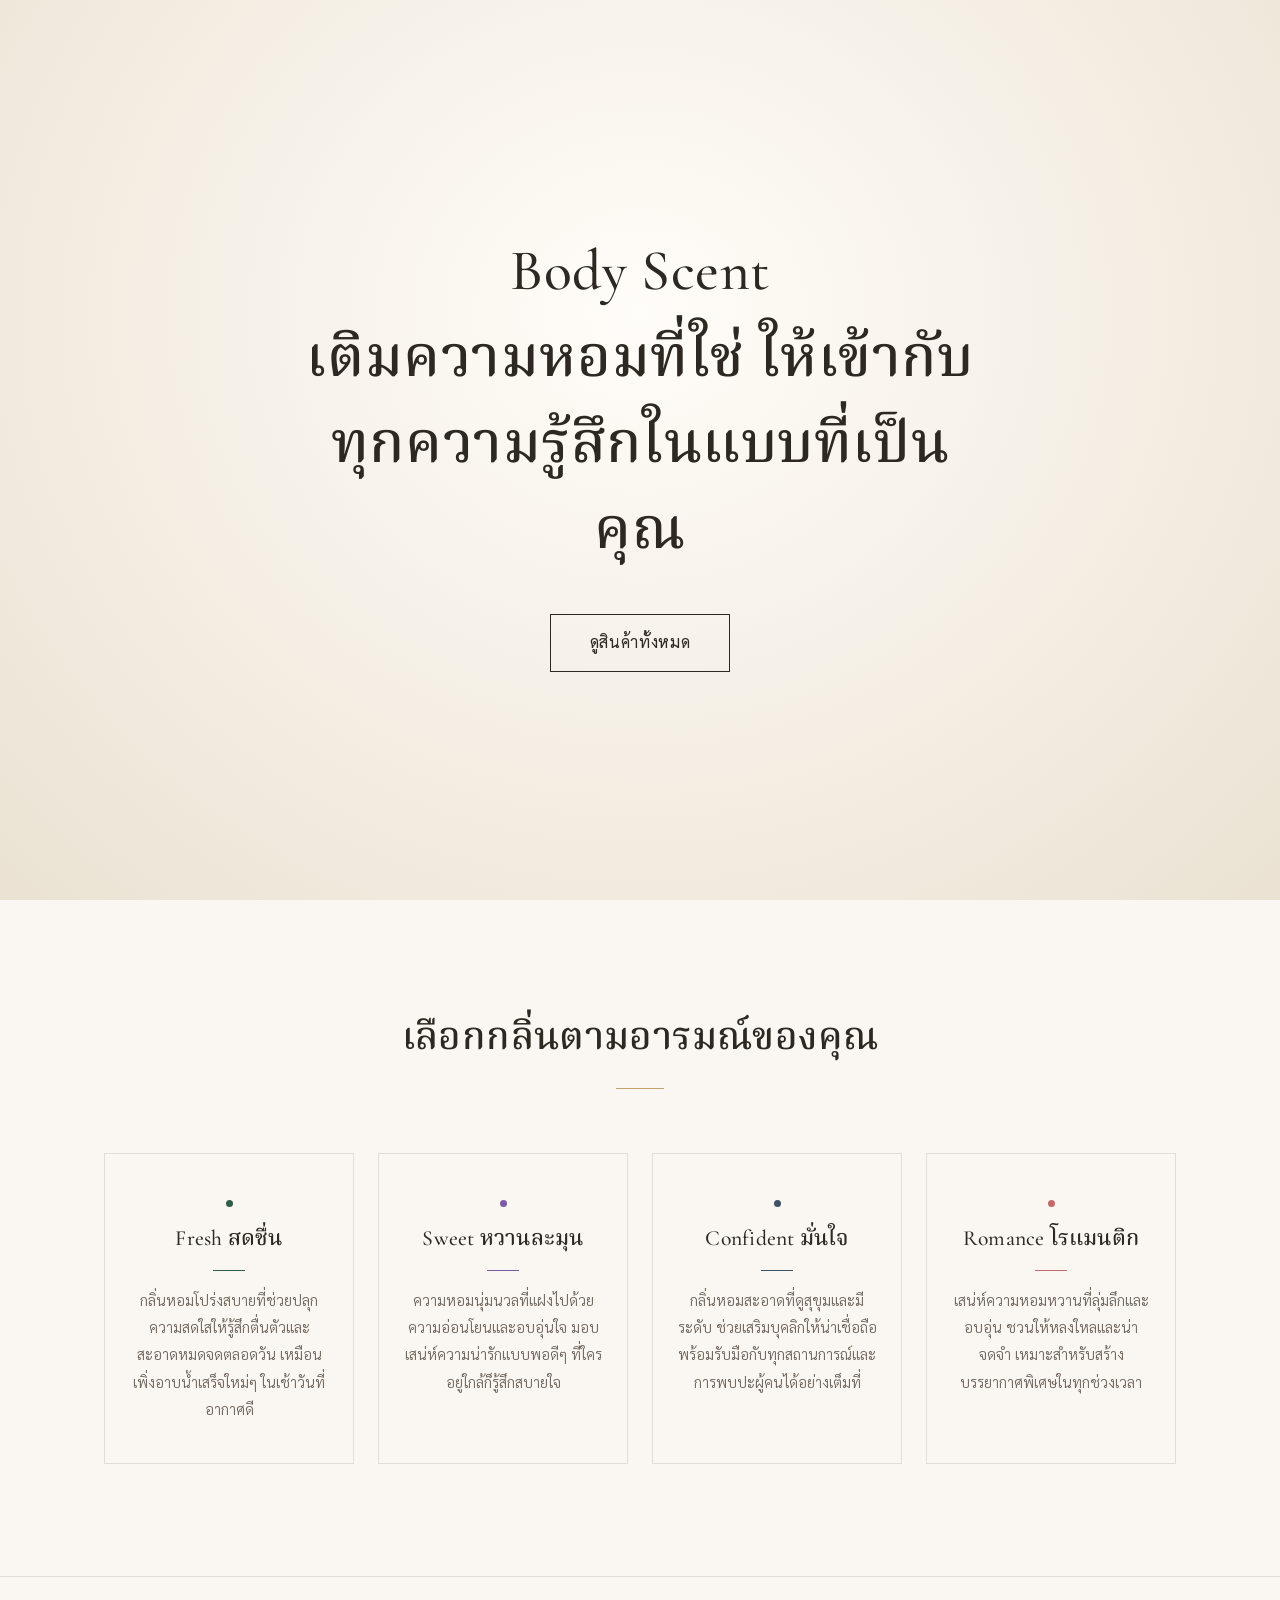
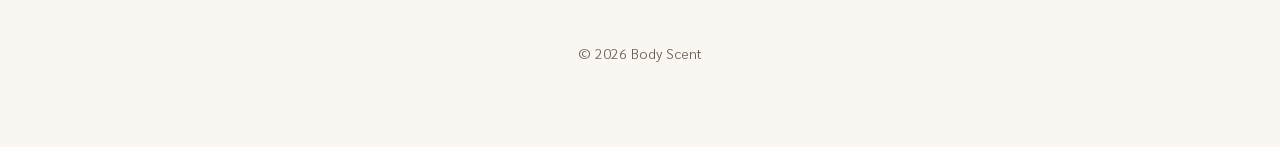
<file: index.html>
<!DOCTYPE html>
<html lang="th">
<head>
  <meta charset="UTF-8">
  <meta name="viewport" content="width=device-width, initial-scale=1">
  <title>Body Scent | น้ำหอมฉีดตัวและโรลออน</title>
  <meta name="description" content="Body Scent เติมความหอมที่ใช่ ให้เข้ากับทุกความรู้สึกในแบบที่เป็นคุณ เลือกน้ำหอมฉีดตัวและโรลออนตามอารมณ์">
  <link rel="stylesheet" href="style.css">
</head>
<body>

  <!-- Hero -->
  <header class="hero">
    <div class="hero__inner">
      <h1>
        Body Scent<br>
        เติมความหอมที่ใช่ ให้เข้ากับทุกความรู้สึกในแบบที่เป็นคุณ
      </h1>
      <a class="btn" href="product.html">ดูสินค้าทั้งหมด</a>
    </div>
  </header>

  <!-- Moods -->
  <main>
    <section class="section" id="moods">
      <div class="container">
        <div class="section-head">
          <h2>เลือกกลิ่นตามอารมณ์ของคุณ</h2>
          <span class="rule"></span>
        </div>

        <div class="mood-grid">
          <a class="mood-card" data-mood="fresh" href="product.html?mood=fresh">
            <span class="mood-dot"></span>
            <h3>Fresh สดชื่น</h3>
            <span class="mood-line"></span>
            <p>กลิ่นหอมโปร่งสบายที่ช่วยปลุกความสดใสให้รู้สึกตื่นตัวและสะอาดหมดจดตลอดวัน เหมือนเพิ่งอาบน้ำเสร็จใหม่ๆ ในเช้าวันที่อากาศดี</p>
          </a>

          <a class="mood-card" data-mood="sweet" href="product.html?mood=sweet">
            <span class="mood-dot"></span>
            <h3>Sweet หวานละมุน</h3>
            <span class="mood-line"></span>
            <p>ความหอมนุ่มนวลที่แฝงไปด้วยความอ่อนโยนและอบอุ่นใจ มอบเสน่ห์ความน่ารักแบบพอดีๆ ที่ใครอยู่ใกล้ก็รู้สึกสบายใจ</p>
          </a>

          <a class="mood-card" data-mood="confident" href="product.html?mood=confident">
            <span class="mood-dot"></span>
            <h3>Confident มั่นใจ</h3>
            <span class="mood-line"></span>
            <p>กลิ่นหอมสะอาดที่ดูสุขุมและมีระดับ ช่วยเสริมบุคลิกให้น่าเชื่อถือ พร้อมรับมือกับทุกสถานการณ์และการพบปะผู้คนได้อย่างเต็มที่</p>
          </a>

          <a class="mood-card" data-mood="romance" href="product.html?mood=romance">
            <span class="mood-dot"></span>
            <h3>Romance โรแมนติก</h3>
            <span class="mood-line"></span>
            <p>เสน่ห์ความหอมหวานที่ลุ่มลึกและอบอุ่น ชวนให้หลงใหลและน่าจดจำ เหมาะสำหรับสร้างบรรยากาศพิเศษในทุกช่วงเวลา</p>
          </a>
        </div>
      </div>
    </section>
  </main>

  <footer class="site-footer">
    <div class="container">
      <p>&copy; 2026 Body Scent</p>
    </div>
  </footer>

  <script src="script.js"></script>
</body>
</html>
</file>
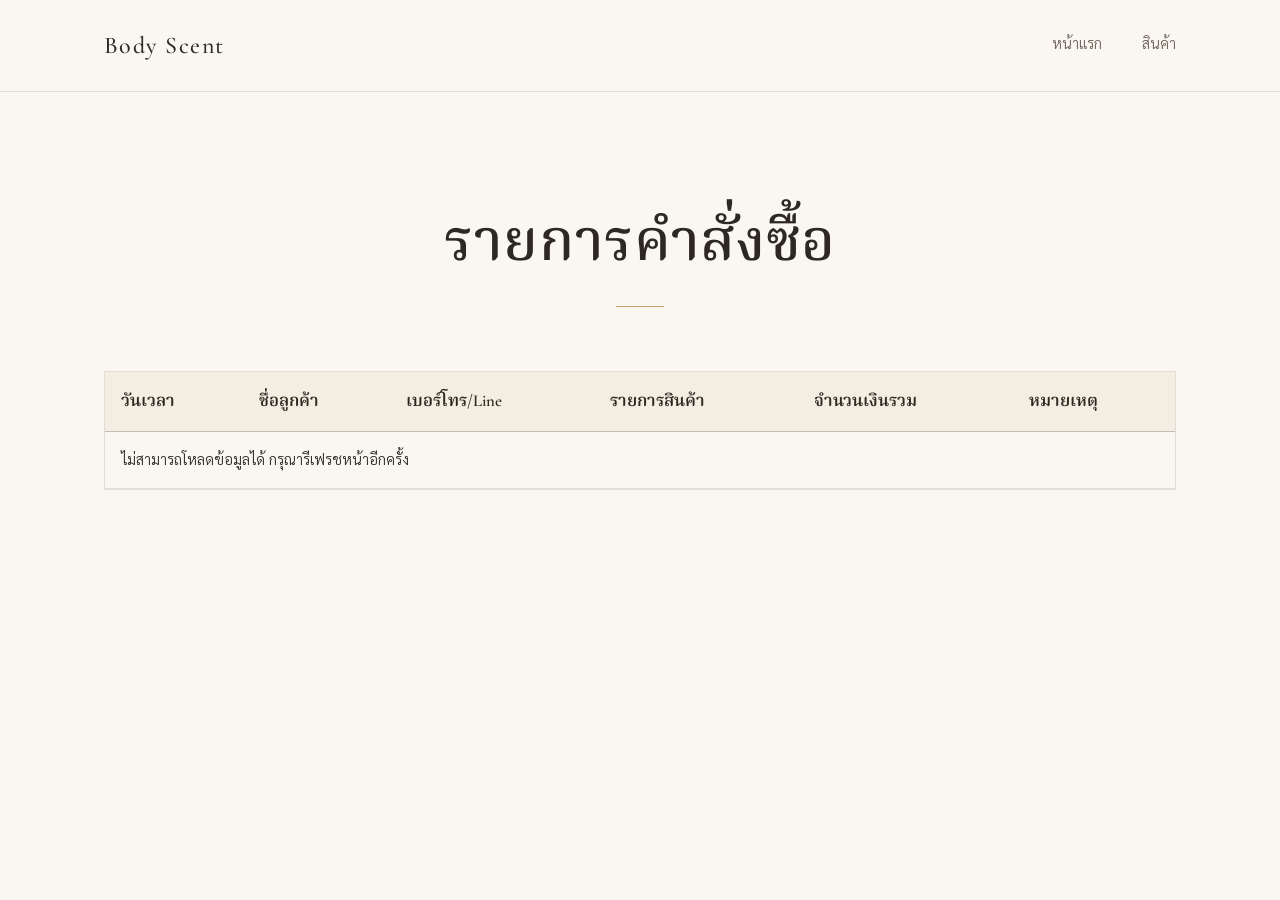
<file: admin.html>
<!DOCTYPE html>
<html lang="th">
<head>
  <meta charset="UTF-8">
  <meta name="viewport" content="width=device-width, initial-scale=1">
  <meta name="robots" content="noindex, nofollow">
  <title>รายการคำสั่งซื้อ | Body Scent</title>
  <link rel="stylesheet" href="style.css">
</head>
<body>

  <header class="site-header">
    <div class="container">
      <a class="brand" href="index.html">Body Scent</a>
      <nav class="nav">
        <a href="index.html">หน้าแรก</a>
        <a href="product.html">สินค้า</a>
      </nav>
    </div>
  </header>

  <main>
    <section class="section">
      <div class="container">
        <div class="section-head">
          <h1>รายการคำสั่งซื้อ</h1>
          <span class="rule"></span>
        </div>

        <div class="table-wrap">
          <table id="ordersTable">
            <thead>
              <tr>
                <th scope="col">วันเวลา</th>
                <th scope="col">ชื่อลูกค้า</th>
                <th scope="col">เบอร์โทร/Line</th>
                <th scope="col">รายการสินค้า</th>
                <th scope="col">จำนวนเงินรวม</th>
                <th scope="col">หมายเหตุ</th>
              </tr>
            </thead>
            <tbody></tbody>
          </table>
        </div>
      </div>
    </section>
  </main>

  <script src="script.js"></script>
</body>
</html>
</file>
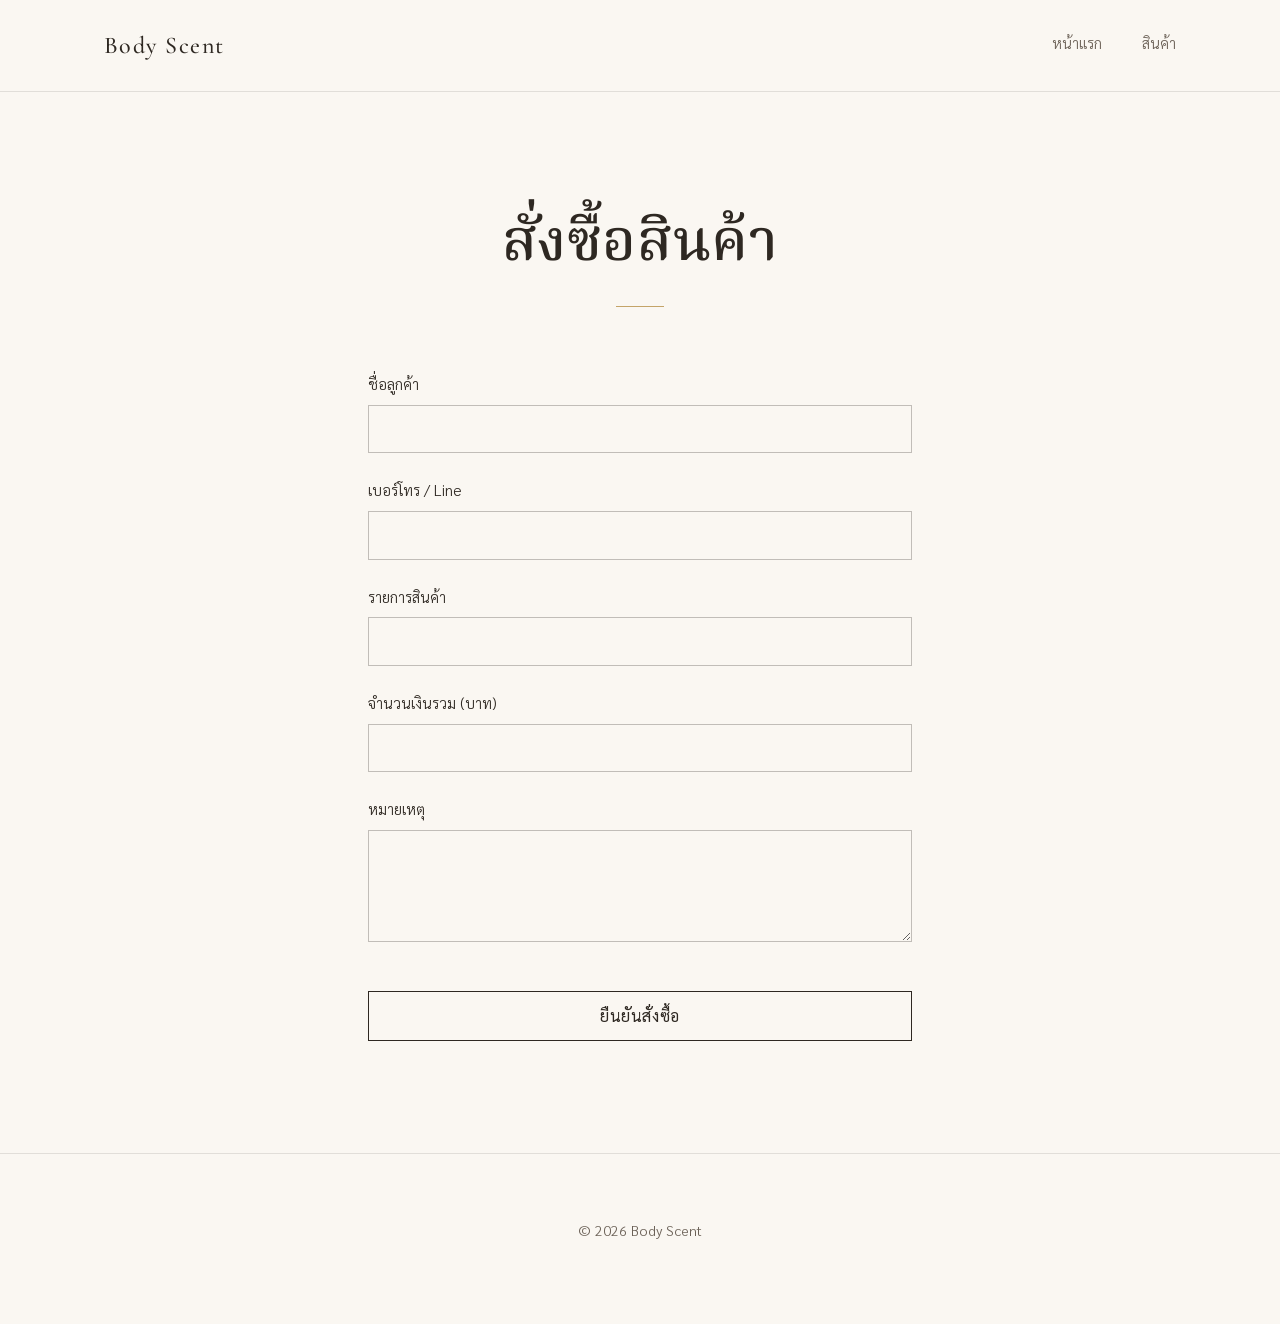
<file: order.html>
<!DOCTYPE html>
<html lang="th">
<head>
  <meta charset="UTF-8">
  <meta name="viewport" content="width=device-width, initial-scale=1">
  <title>สั่งซื้อสินค้า | Body Scent</title>
  <link rel="stylesheet" href="style.css">
</head>
<body>

  <header class="site-header">
    <div class="container">
      <a class="brand" href="index.html">Body Scent</a>
      <nav class="nav">
        <a href="index.html">หน้าแรก</a>
        <a href="product.html">สินค้า</a>
      </nav>
    </div>
  </header>

  <main>
    <section class="section">
      <div class="container">
        <div class="section-head">
          <h1>สั่งซื้อสินค้า</h1>
          <span class="rule"></span>
        </div>

        <form id="orderForm">
          <div class="field">
            <label for="customerName">ชื่อลูกค้า</label>
            <input type="text" id="customerName" name="customerName" autocomplete="name" required>
          </div>

          <div class="field">
            <label for="contact">เบอร์โทร / Line</label>
            <input type="text" id="contact" name="contact" autocomplete="tel" required>
          </div>

          <div class="field">
            <label for="items">รายการสินค้า</label>
            <input type="text" id="items" name="items" required>
          </div>

          <div class="field">
            <label for="total">จำนวนเงินรวม (บาท)</label>
            <input type="number" id="total" name="total" min="0" inputmode="numeric" required>
          </div>

          <div class="field">
            <label for="note">หมายเหตุ</label>
            <textarea id="note" name="note"></textarea>
          </div>

          <button type="submit" class="btn">ยืนยันสั่งซื้อ</button>
        </form>
      </div>
    </section>
  </main>

  <footer class="site-footer">
    <div class="container">
      <p>&copy; 2026 Body Scent</p>
    </div>
  </footer>

  <script src="script.js"></script>
</body>
</html>
</file>
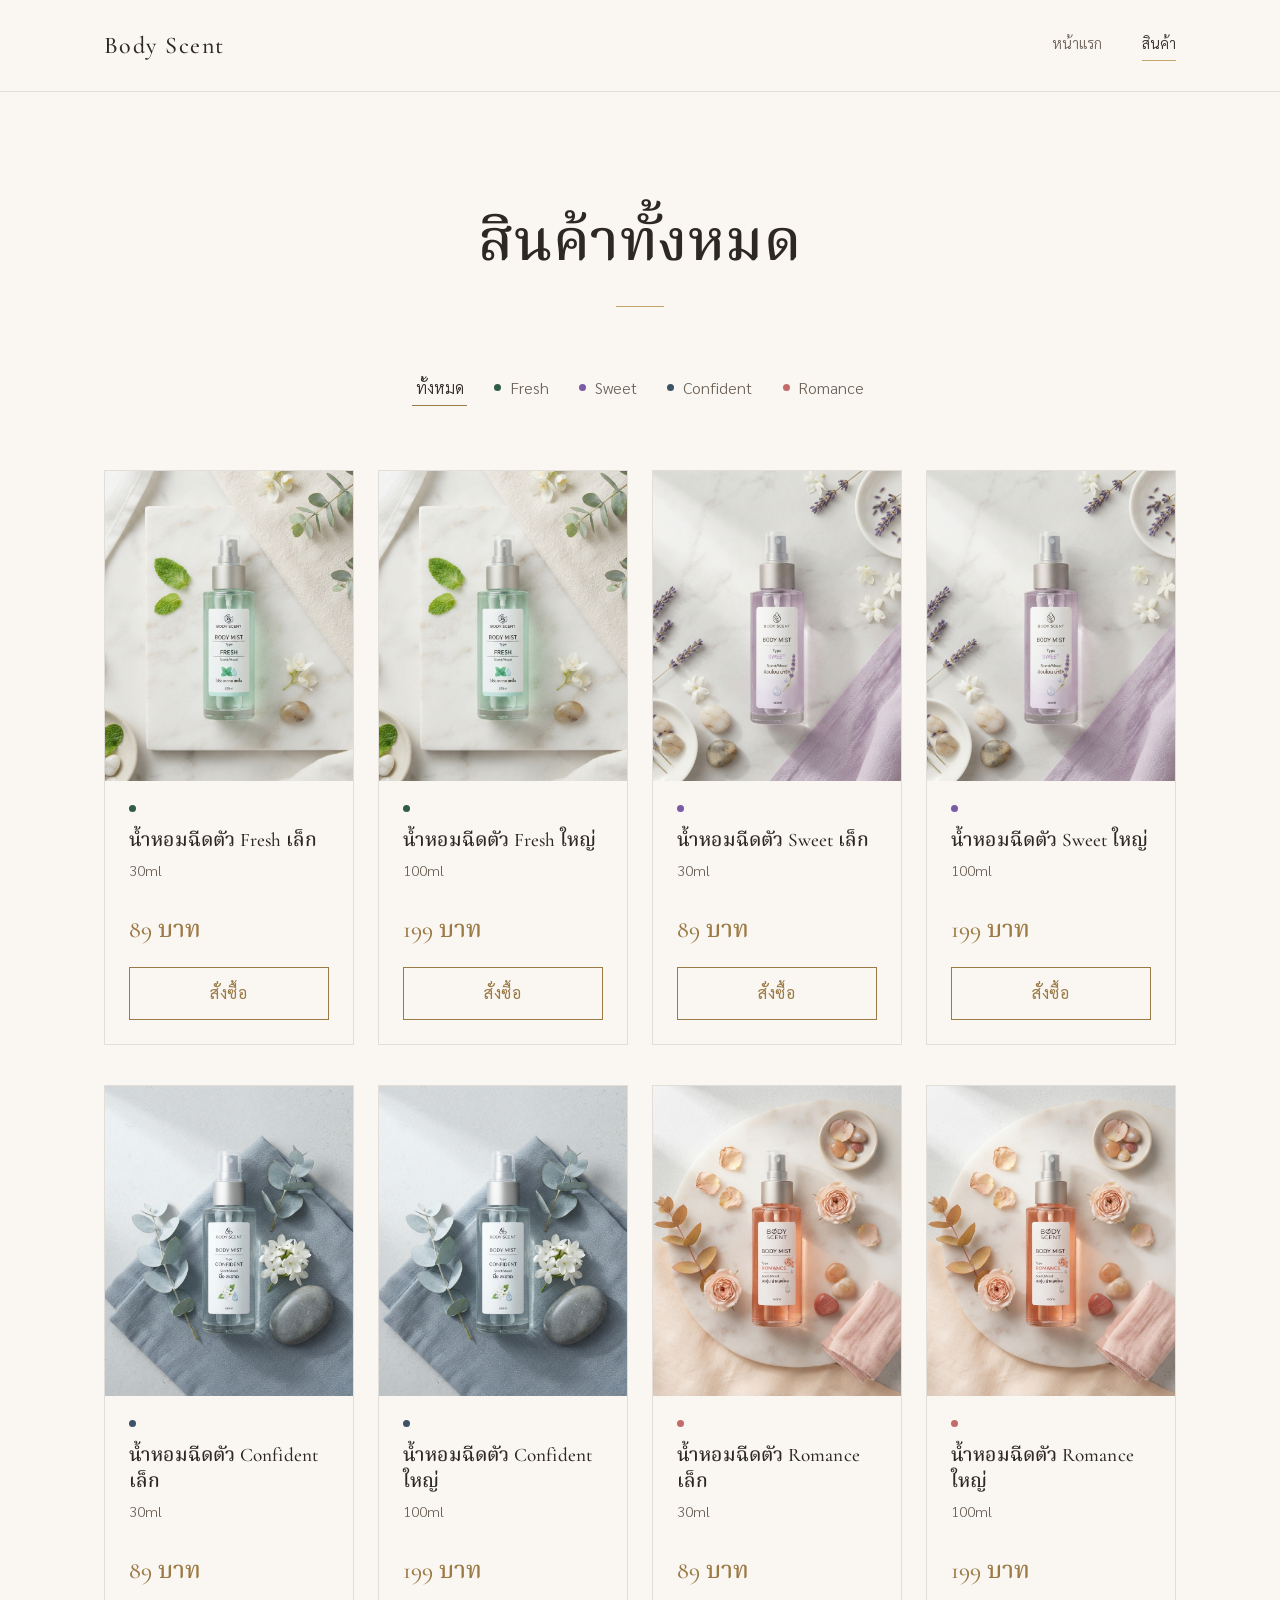
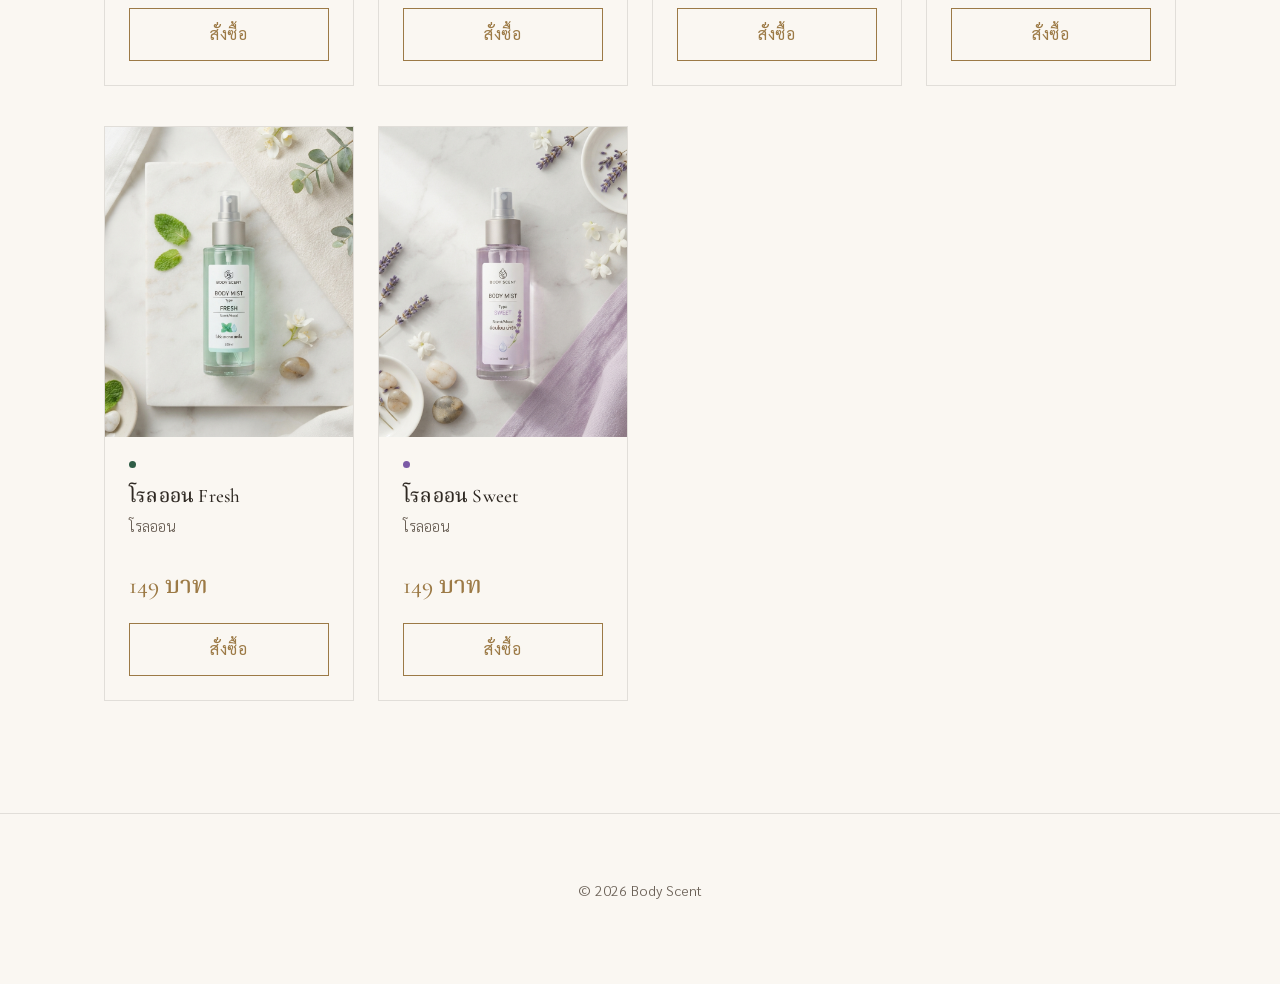
<file: product.html>
<!DOCTYPE html>
<html lang="th">
<head>
  <meta charset="UTF-8">
  <meta name="viewport" content="width=device-width, initial-scale=1">
  <title>สินค้าทั้งหมด | Body Scent</title>
  <link rel="stylesheet" href="style.css">
</head>
<body>

  <header class="site-header">
    <div class="container">
      <a class="brand" href="index.html">Body Scent</a>
      <nav class="nav">
        <a href="index.html">หน้าแรก</a>
        <a href="product.html" aria-current="page">สินค้า</a>
      </nav>
    </div>
  </header>

  <main>
    <section class="section">
      <div class="container">
        <div class="section-head">
          <h1>สินค้าทั้งหมด</h1>
          <span class="rule"></span>
        </div>

        <div id="filter-bar" role="group" aria-label="กรองสินค้าตามอารมณ์กลิ่น"></div>
        <div id="product-list"></div>
      </div>
    </section>
  </main>

  <footer class="site-footer">
    <div class="container">
      <p>&copy; 2026 Body Scent</p>
    </div>
  </footer>

  <script src="script.js"></script>
</body>
</html>
</file>
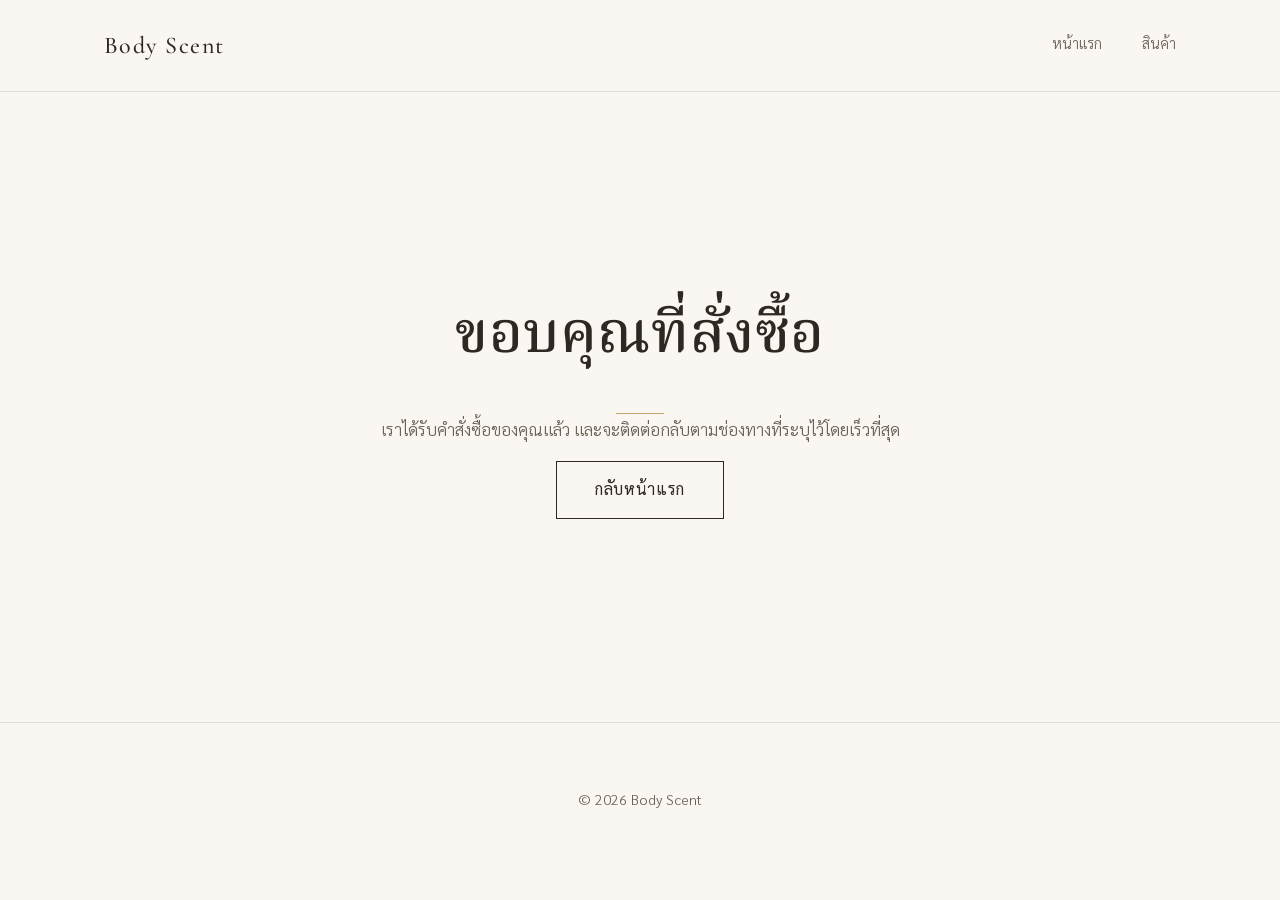
<file: thankyou.html>
<!DOCTYPE html>
<html lang="th">
<head>
  <meta charset="UTF-8">
  <meta name="viewport" content="width=device-width, initial-scale=1">
  <title>ขอบคุณที่สั่งซื้อ | Body Scent</title>
  <link rel="stylesheet" href="style.css">
</head>
<body>

  <header class="site-header">
    <div class="container">
      <a class="brand" href="index.html">Body Scent</a>
      <nav class="nav">
        <a href="index.html">หน้าแรก</a>
        <a href="product.html">สินค้า</a>
      </nav>
    </div>
  </header>

  <main class="center-block">
    <h1>ขอบคุณที่สั่งซื้อ</h1>
    <span class="rule"></span>
    <p>เราได้รับคำสั่งซื้อของคุณแล้ว และจะติดต่อกลับตามช่องทางที่ระบุไว้โดยเร็วที่สุด</p>
    <a class="btn" href="index.html">กลับหน้าแรก</a>
  </main>

  <footer class="site-footer">
    <div class="container">
      <p>&copy; 2026 Body Scent</p>
    </div>
  </footer>

  <script src="script.js"></script>
</body>
</html>
</file>
<file: style.css>
/* ==========================================================
   Body Scent — shared theme
   Premium / minimal: ivory-cream-deep beige with bronze accent
   ========================================================== */

@import url("https://fonts.googleapis.com/css2?family=Cormorant+Garamond:wght@400;500;600&family=Noto+Serif+Thai:wght@400;500;600&family=Sarabun:wght@300;400;500&display=swap");

:root {
  /* Base palette */
  --ivory: #faf7f2;
  --cream: #f3ede2;
  --beige: #e4d9c6;
  --beige-deep: #b9a88b;
  --ink: #2e2822;
  --ink-soft: #6b6157;

  /* Accent: soft bronze / gold */
  --bronze: #9c7a46;
  --bronze-light: #c4a469;

  /* Lines */
  --line: rgba(46, 40, 34, 0.28);
  --line-soft: rgba(46, 40, 34, 0.12);

  /* Mood colours — used only as small touches */
  --mood-fresh: #2f5d46;
  --mood-sweet: #7b5aa6;
  --mood-confident: #3e5266;
  --mood-romance: #c46a6a;
  --mood: var(--bronze);

  /* Type */
  --font-display: "Cormorant Garamond", "Noto Serif Thai", Georgia, serif;
  --font-body: "Sarabun", "Noto Sans Thai", system-ui, sans-serif;

  /* Spacing */
  --space-1: 0.5rem;
  --space-2: 1rem;
  --space-3: 1.5rem;
  --space-4: 2.5rem;
  --space-5: 4rem;
  --space-6: 7rem;

  --container: 1120px;
}

[data-mood="fresh"] { --mood: var(--mood-fresh); }
[data-mood="sweet"] { --mood: var(--mood-sweet); }
[data-mood="confident"] { --mood: var(--mood-confident); }
[data-mood="romance"] { --mood: var(--mood-romance); }

/* ---------- Reset & base ---------- */
*, *::before, *::after { box-sizing: border-box; }

html { scroll-behavior: smooth; }

body {
  margin: 0;
  background: var(--ivory);
  color: var(--ink);
  font-family: var(--font-body);
  font-weight: 300;
  font-size: 1.0625rem;
  line-height: 1.8;
  -webkit-font-smoothing: antialiased;
}

img { max-width: 100%; display: block; }

a { color: inherit; text-decoration: none; }

h1, h2, h3, h4 {
  font-family: var(--font-display);
  font-weight: 500;
  line-height: 1.35;
  letter-spacing: 0.01em;
  margin: 0 0 var(--space-2);
}

h1 { font-size: clamp(2.1rem, 5.2vw, 3.6rem); }
h2 { font-size: clamp(1.7rem, 3.4vw, 2.4rem); }
h3 { font-size: 1.35rem; }

p { margin: 0 0 var(--space-2); color: var(--ink-soft); }

:focus-visible {
  outline: 1px solid var(--bronze);
  outline-offset: 4px;
}

/* ---------- Layout ---------- */
.container {
  width: 100%;
  max-width: var(--container);
  margin: 0 auto;
  padding: 0 var(--space-3);
}

.section { padding: var(--space-6) 0; }
.section--cream { background: var(--cream); }

.section-head {
  max-width: 34rem;
  margin: 0 auto var(--space-5);
  text-align: center;
}

/* Thin bronze rule under headings */
.rule {
  display: block;
  width: 3rem;
  height: 1px;
  margin: var(--space-3) auto 0;
  background: var(--bronze-light);
  border: 0;
}

/* ---------- Header / nav ---------- */
.site-header {
  padding: var(--space-3) 0;
  border-bottom: 1px solid var(--line-soft);
  background: var(--ivory);
}

.site-header .container {
  display: flex;
  align-items: center;
  justify-content: space-between;
  gap: var(--space-3);
}

.brand {
  font-family: var(--font-display);
  font-size: 1.5rem;
  font-weight: 500;
  letter-spacing: 0.06em;
}

.nav { display: flex; gap: var(--space-4); }

.nav a {
  font-size: 0.95rem;
  color: var(--ink-soft);
  padding-bottom: 2px;
  border-bottom: 1px solid transparent;
  transition: color 0.25s, border-color 0.25s;
}

.nav a:hover,
.nav a[aria-current="page"] {
  color: var(--ink);
  border-bottom-color: var(--bronze-light);
}

/* ---------- Hero ---------- */
.hero {
  min-height: 100vh;
  min-height: 100svh;
  display: flex;
  align-items: center;
  justify-content: center;
  text-align: center;
  padding: var(--space-5) var(--space-3);
  background:
    radial-gradient(ellipse at 50% 35%, #fffdf9 0%, var(--cream) 60%, var(--beige) 130%);
}

.hero__inner { max-width: 44rem; }

.hero h1 {
  font-weight: 500;
  line-height: 1.5;
  margin-bottom: var(--space-4);
}

.hero p {
  max-width: 30rem;
  margin: 0 auto var(--space-4);
}

/* ---------- Buttons ---------- */
.btn {
  display: inline-block;
  padding: 0.85rem 2.4rem;
  font-family: var(--font-body);
  font-size: 1rem;
  font-weight: 400;
  letter-spacing: 0.04em;
  color: var(--ink);
  background: transparent;
  border: 1px solid var(--ink);
  border-radius: 0;
  cursor: pointer;
  transition: background 0.3s, color 0.3s, border-color 0.3s;
}

.btn:hover {
  background: var(--ink);
  color: var(--ivory);
}

.btn--accent { border-color: var(--bronze); color: var(--bronze); }
.btn--accent:hover { background: var(--bronze); border-color: var(--bronze); color: #fff; }

.btn:disabled { opacity: 0.5; cursor: not-allowed; }

/* ---------- Mood cards (home) ---------- */
.mood-grid {
  display: grid;
  grid-template-columns: repeat(4, 1fr);
  gap: var(--space-3);
}

.mood-card {
  display: block;
  padding: var(--space-4) var(--space-3);
  background: var(--ivory);
  border: 1px solid var(--line-soft);
  text-align: center;
  transition: border-color 0.3s;
}

.mood-card:hover { border-color: var(--line); }

.mood-card h3 { margin-bottom: var(--space-1); }
.mood-card p { font-size: 0.95rem; margin: 0; }

/* Small mood dot / underline touches */
.mood-dot {
  display: inline-block;
  width: 7px;
  height: 7px;
  border-radius: 50%;
  background: var(--mood);
  vertical-align: middle;
}

.mood-card .mood-dot,
.product-card .mood-dot { margin-bottom: var(--space-2); }

.mood-line {
  display: block;
  width: 2rem;
  height: 1px;
  margin: var(--space-2) auto;
  background: var(--mood);
}

/* ---------- Filter bar (product page) ---------- */
#filter-bar,
.filter-bar {
  display: flex;
  flex-wrap: wrap;
  justify-content: center;
  gap: var(--space-1) var(--space-3);
  margin-bottom: var(--space-5);
}

.filter-btn {
  display: inline-flex;
  align-items: center;
  gap: 0.55rem;
  padding: 0.4rem 0.2rem;
  font-family: var(--font-body);
  font-size: 1rem;
  font-weight: 300;
  color: var(--ink-soft);
  background: none;
  border: 0;
  border-bottom: 1px solid transparent;
  cursor: pointer;
  transition: color 0.25s, border-color 0.25s;
}

.filter-btn:hover { color: var(--ink); }

.filter-btn.active,
.filter-btn[aria-pressed="true"] {
  color: var(--ink);
  border-bottom-color: var(--bronze);
}

/* ---------- Product grid ---------- */
#product-list,
.product-grid {
  display: grid;
  grid-template-columns: repeat(auto-fill, minmax(250px, 1fr));
  gap: var(--space-4) var(--space-3);
}

.product-card {
  display: flex;
  flex-direction: column;
  background: var(--ivory);
  border: 1px solid var(--line-soft);
  transition: border-color 0.3s;
}

.product-card:hover { border-color: var(--line); }

.product-card__image {
  aspect-ratio: 4 / 5;
  background: var(--cream);
  overflow: hidden;
}

.product-card__image img {
  width: 100%;
  height: 100%;
  object-fit: cover;
}

.product-card__body {
  display: flex;
  flex-direction: column;
  flex: 1;
  padding: var(--space-3);
}

.product-card h3 {
  font-size: 1.2rem;
  margin-bottom: 0.25rem;
}

.product-card .meta {
  font-size: 0.9rem;
  color: var(--ink-soft);
  margin-bottom: var(--space-2);
}

.product-card .desc {
  font-size: 0.95rem;
  flex: 1;
}

.price {
  font-family: var(--font-display);
  font-size: 1.5rem;
  font-weight: 500;
  color: var(--bronze);
  margin: var(--space-1) 0 var(--space-2);
}

.product-card .btn { width: 100%; text-align: center; padding: 0.7rem 1rem; }

/* ---------- Forms ---------- */
.form {
  max-width: 34rem;
  margin: 0 auto;
}

form#orderForm { max-width: 34rem; margin: 0 auto; }

.field { margin-bottom: var(--space-3); }

label {
  display: block;
  margin-bottom: 0.4rem;
  font-size: 0.95rem;
  color: var(--ink);
}

input[type="text"],
input[type="tel"],
input[type="number"],
input[type="email"],
textarea,
select {
  width: 100%;
  padding: 0.8rem 0.9rem;
  font-family: var(--font-body);
  font-size: 1rem;
  font-weight: 300;
  color: var(--ink);
  background: var(--ivory);
  border: 1px solid var(--line);
  border-radius: 0;
  transition: border-color 0.25s;
}

textarea { min-height: 7rem; resize: vertical; }

input:focus,
textarea:focus,
select:focus {
  outline: none;
  border-color: var(--bronze);
}

::placeholder { color: rgba(107, 97, 87, 0.6); }

form .btn { width: 100%; margin-top: var(--space-2); }

/* ---------- Table (admin) ---------- */
.table-wrap {
  overflow-x: auto;
  border: 1px solid var(--line-soft);
}

table {
  width: 100%;
  border-collapse: collapse;
  font-size: 0.95rem;
}

th, td {
  padding: 0.9rem 1rem;
  text-align: left;
  vertical-align: top;
  border-bottom: 1px solid var(--line-soft);
}

th {
  font-family: var(--font-display);
  font-weight: 600;
  font-size: 1.05rem;
  background: var(--cream);
  border-bottom: 1px solid var(--line);
  white-space: nowrap;
}

tbody tr:hover { background: rgba(228, 217, 198, 0.25); }

/* ---------- Thank-you ---------- */
.center-block {
  min-height: 70vh;
  display: flex;
  flex-direction: column;
  align-items: center;
  justify-content: center;
  text-align: center;
  padding: var(--space-5) var(--space-3);
}

/* ---------- Footer ---------- */
.site-footer {
  padding: var(--space-5) 0;
  border-top: 1px solid var(--line-soft);
  text-align: center;
  font-size: 0.9rem;
  color: var(--ink-soft);
}

/* ---------- Responsive ---------- */
@media (max-width: 900px) {
  .mood-grid { grid-template-columns: repeat(2, 1fr); }
}

@media (max-width: 600px) {
  body { font-size: 1rem; }

  .section { padding: var(--space-5) 0; }
  .section-head { margin-bottom: var(--space-4); }

  .site-header .container { flex-direction: column; gap: var(--space-2); }
  .nav { gap: var(--space-3); }

  .mood-grid { grid-template-columns: 1fr; }

  #product-list,
  .product-grid { grid-template-columns: 1fr; }

  .hero .btn { width: 100%; max-width: 20rem; }

  th, td { padding: 0.7rem 0.75rem; }
}

@media (prefers-reduced-motion: reduce) {
  html { scroll-behavior: auto; }
  * { transition: none !important; }
}
</file>
